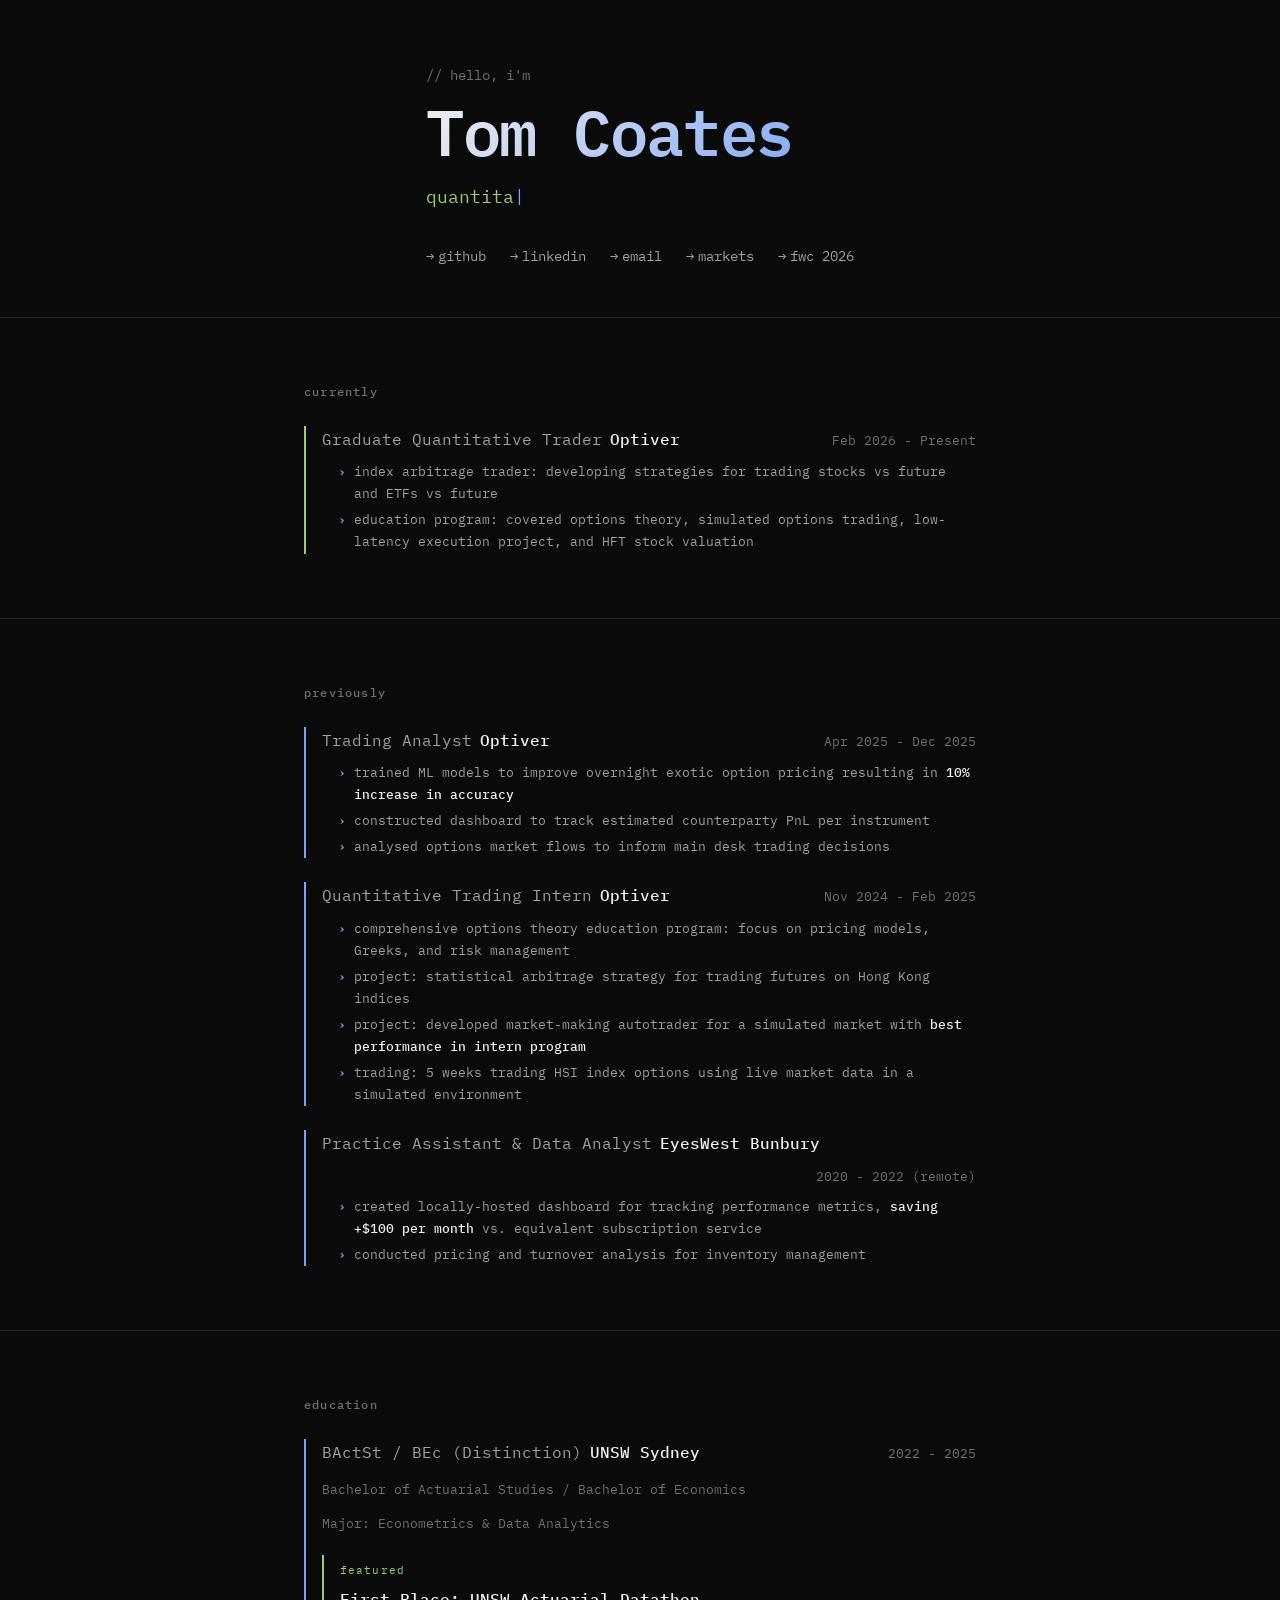
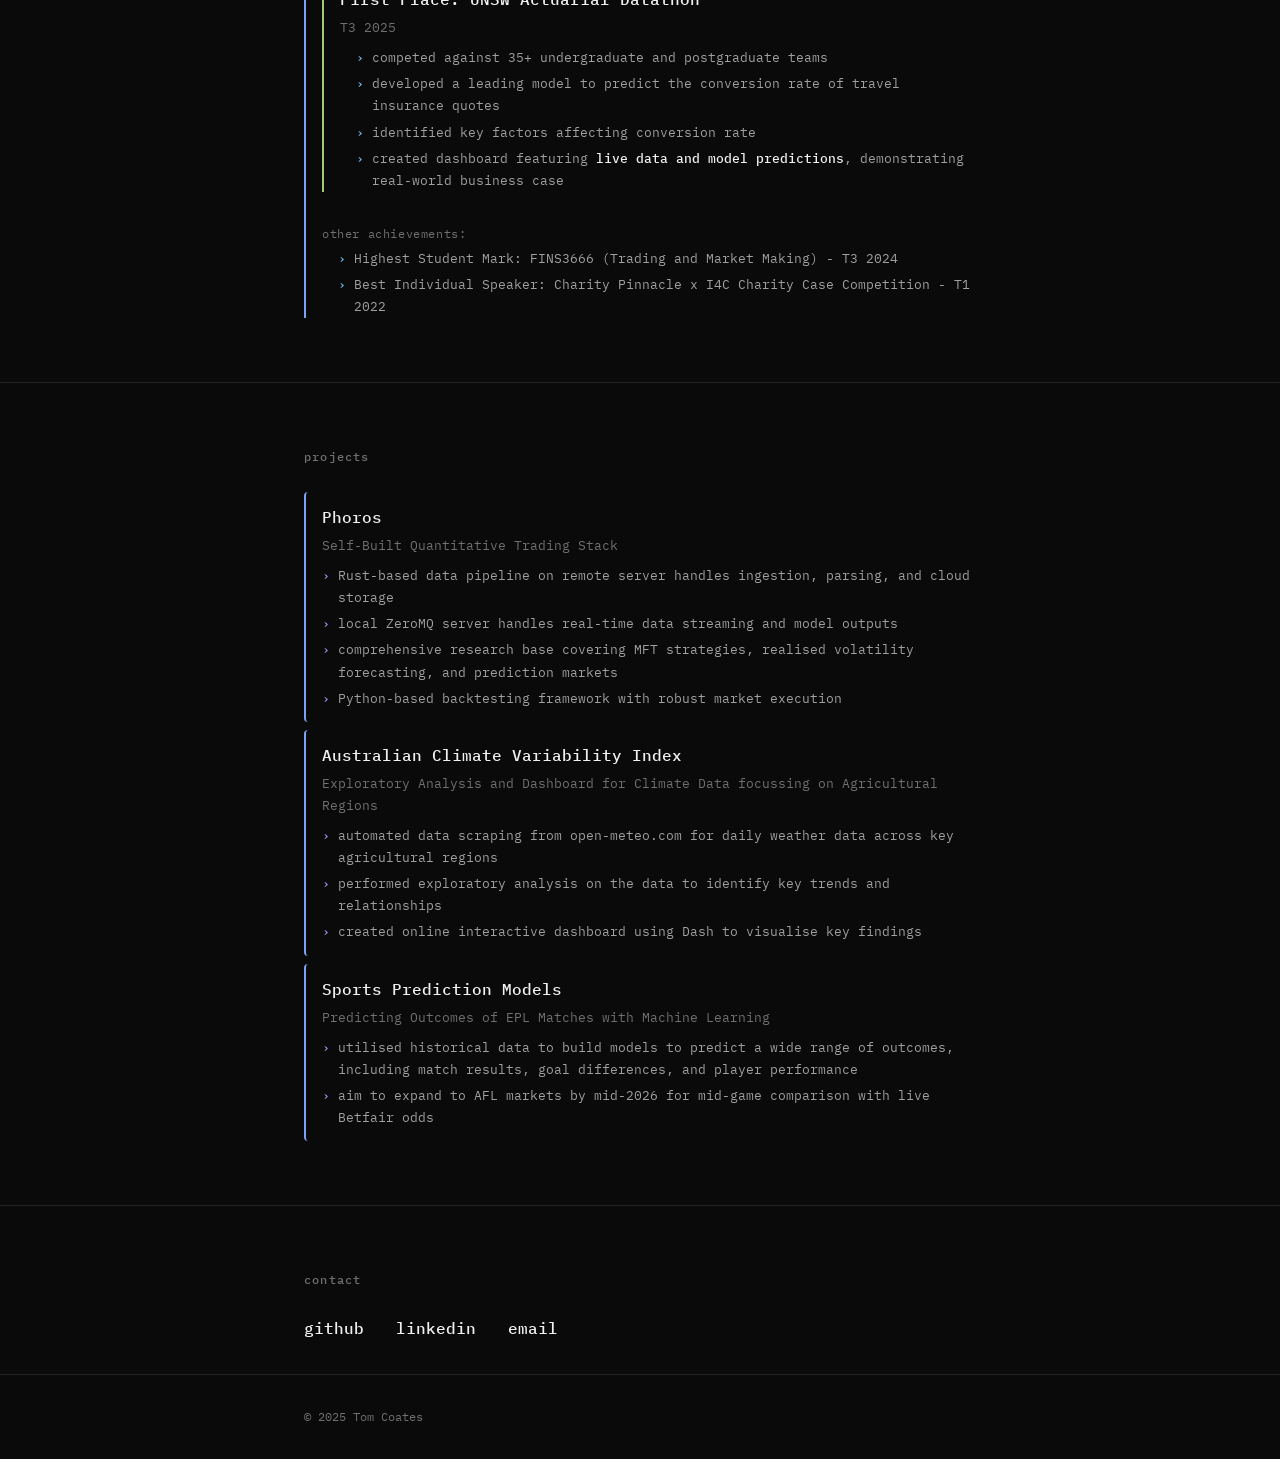
<file: index.html>
<!DOCTYPE html>
<html lang="en">

<head>
    <meta charset="UTF-8">
    <meta name="viewport" content="width=device-width, initial-scale=1.0">
    <title>Tom Coates</title>
    <meta name="description"
        content="Tom Coates - Graduate Quantitative Trader at Optiver. UNSW Graduate in Actuarial Studies and Economics.">

    <!-- IBM Plex Mono Font -->
    <link rel="preconnect" href="https://fonts.googleapis.com">
    <link rel="preconnect" href="https://fonts.gstatic.com" crossorigin>
    <link href="https://fonts.googleapis.com/css2?family=IBM+Plex+Mono:wght@300;400;500;600&display=swap"
        rel="stylesheet">

    <link rel="stylesheet" href="styles.css">
</head>

<body>
    <!-- Header / Hero Section -->
    <header class="hero">
        <div class="container">
            <div class="hero-content">
                <p class="hero-prefix">// hello, i'm</p>
                <h1 class="hero-name">Tom Coates</h1>
                <p class="hero-tagline">
                    <span class="typing-text" id="typing-text"></span><span class="cursor">|</span>
                </p>
                <div class="hero-links">
                    <a href="https://github.com/kaliokagathoi" target="_blank" rel="noopener" class="hero-link">
                        <span class="link-icon">→</span> github
                    </a>
                    <a href="https://linkedin.com/in/tom-coates-tgc" target="_blank" rel="noopener" class="hero-link">
                        <span class="link-icon">→</span> linkedin
                    </a>
                    <a href="mailto:tomcoates.au@gmail.com" class="hero-link">
                        <span class="link-icon">→</span> email
                    </a>
                    <a href="markets.html" class="hero-link">
                        <span class="link-icon">→</span> markets
                    </a>
                    <a href="fwc2026.html" class="hero-link">
                        <span class="link-icon">→</span> fwc 2026
                    </a>
                </div>
            </div>
        </div>
    </header>

    <main>
        <section class="section" id="currently">
            <div class="container">
                <h2 class="section-title">currently</h2>
                <div class="timeline">
                    <div class="timeline-item">
                        <div class="timeline-header">
                            <span class="timeline-role">Graduate Quantitative Trader</span>
                            <a href="https://optiver.com" target="_blank" rel="noopener"
                                class="timeline-company">Optiver</a>
                            <span class="timeline-date">Feb 2026 - Present</span>
                        </div>
                        <ul class="timeline-bullets">
                            <li>index arbitrage trader: developing strategies for trading stocks vs future and ETFs vs future</li>
                            <li>education program: covered options theory, simulated options trading, low-latency execution project, and HFT stock valuation</li>
                        </ul>
                    </div>
                </div>
            </div>
        </section>

        <section class="section" id="experience">
            <div class="container">
                <h2 class="section-title">previously</h2>
                <div class="timeline">
                    <div class="timeline-item">
                        <div class="timeline-header">
                            <span class="timeline-role">Trading Analyst</span>
                            <a href="https://optiver.com" target="_blank" rel="noopener"
                                class="timeline-company">Optiver</a>
                            <span class="timeline-date">Apr 2025 - Dec 2025</span>
                        </div>
                        <ul class="timeline-bullets">
                            <li>trained ML models to improve overnight exotic option pricing resulting in <strong>10%
                                    increase in accuracy</strong></li>
                            <li>constructed dashboard to track estimated counterparty PnL per instrument</li>
                            <li>analysed options market flows to inform main desk trading decisions</li>
                        </ul>
                    </div>
                    <div class="timeline-item">
                        <div class="timeline-header">
                            <span class="timeline-role">Quantitative Trading Intern</span>
                            <a href="https://optiver.com" target="_blank" rel="noopener"
                                class="timeline-company">Optiver</a>
                            <span class="timeline-date">Nov 2024 - Feb 2025</span>
                        </div>
                        <ul class="timeline-bullets">
                            <li>comprehensive options theory education program: focus on pricing models, Greeks, and
                                risk management</li>
                            <li>project: statistical arbitrage strategy for trading futures on Hong Kong indices</li>
                            <li>project: developed market-making autotrader for a simulated market with <strong>best
                                    performance in intern program</strong></li>
                            <li>trading: 5 weeks trading HSI index options using live market data in a simulated
                                environment</li>
                        </ul>
                    </div>
                    <div class="timeline-item">
                        <div class="timeline-header">
                            <span class="timeline-role">Practice Assistant & Data Analyst</span>
                            <a href="#" class="timeline-company">EyesWest Bunbury</a>
                            <span class="timeline-date">2020 - 2022 (remote)</span>
                        </div>
                        <ul class="timeline-bullets">
                            <li>created locally-hosted dashboard for tracking performance metrics, <strong>saving +$100
                                    per month</strong> vs. equivalent subscription service</li>
                            <li>conducted pricing and turnover analysis for inventory management</li>
                        </ul>
                    </div>
                </div>
            </div>
        </section>

        <section class="section" id="education">
            <div class="container">
                <h2 class="section-title">education</h2>
                <div class="timeline">
                    <div class="timeline-item">
                        <div class="timeline-header">
                            <span class="timeline-role">BActSt / BEc (Distinction)</span>
                            <a href="https://unsw.edu.au" target="_blank" rel="noopener" class="timeline-company">UNSW
                                Sydney</a>
                            <span class="timeline-date">2022 - 2025</span>
                        </div>
                        <p class="timeline-detail">Bachelor of Actuarial Studies / Bachelor of Economics</p>
                        <p class="timeline-detail">Major: Econometrics & Data Analytics</p>

                        <!-- Featured Achievement -->
                        <div class="featured-achievement">
                            <span class="featured-label">featured</span>
                            <div class="featured-title">First Place: UNSW Actuarial Datathon</div>
                            <span class="featured-date">T3 2025</span>
                            <ul class="timeline-bullets">
                                <li>competed against 35+ undergraduate and postgraduate teams</li>
                                <li>developed a leading model to predict the conversion rate of travel insurance quotes
                                </li>
                                <li>identified key factors affecting conversion rate</li>
                                <li>created dashboard featuring <strong>live data and model predictions</strong>,
                                    demonstrating
                                    real-world business case</li>
                            </ul>
                        </div>

                        <!-- Other Achievements -->
                        <div class="education-achievements">
                            <span class="achievements-label">other achievements:</span>
                            <ul class="timeline-bullets">
                                <li>Highest Student Mark: FINS3666 (Trading and Market Making) - T3 2024</li>
                                <li>Best Individual Speaker: Charity Pinnacle x I4C Charity Case Competition - T1 2022
                                </li>
                            </ul>
                        </div>
                    </div>
                </div>
            </div>
        </section>

        <section class="section" id="projects">
            <div class="container">
                <h2 class="section-title">projects</h2>
                <div class="projects-grid">

                    <!-- Phoros -->
                    <div class="project-item">
                        <span class="project-title">Phoros</span>
                        <span class="project-desc">Self-Built Quantitative Trading Stack</span>
                        <ul class="project-bullets">
                            <li>Rust-based data pipeline on remote server handles ingestion, parsing, and cloud storage
                            </li>
                            <li>local ZeroMQ server handles real-time data streaming and model outputs</li>
                            <li>comprehensive research base covering MFT strategies, realised volatility forecasting,
                                and prediction
                                markets</li>
                            <li>Python-based backtesting framework with robust market execution</li>
                        </ul>
                    </div>

                    <!-- Climate Variability Index -->
                    <div class="project-item">
                        <a href="https://github.com/kaliokagathoi/ClimateVariabilityIndex" target="_blank"
                            rel="noopener" class="project-link">
                            <span class="project-title">Australian Climate Variability Index</span>
                        </a>
                        <span class="project-desc">Exploratory Analysis and Dashboard for Climate Data focussing on
                            Agricultural Regions</span>
                        <ul class="project-bullets">
                            <li>automated data scraping from open-meteo.com for daily weather data across key
                                agricultural regions</li>
                            <li>performed exploratory analysis on the data to identify key trends and relationships</li>
                            <li>created online interactive dashboard using Dash to visualise key findings</li>
                        </ul>
                    </div>

                    <!-- Sports Prediction Models -->
                    <div class="project-item">
                        <span class="project-title">Sports Prediction Models</span>
                        <span class="project-desc">Predicting Outcomes of EPL Matches with Machine Learning</span>
                        <ul class="project-bullets">
                            <li>utilised historical data to build models to predict a wide range of outcomes, including
                                match results, goal differences, and player performance</li>
                            <li>aim to expand to AFL markets by mid-2026 for mid-game comparison with live Betfair odds
                            </li>
                        </ul>
                    </div>

                </div>
            </div>
        </section>

        <!-- Contact Section -->
        <section class="section section-contact" id="contact">
            <div class="container">
                <h2 class="section-title">contact</h2>
                <div class="contact-links">
                    <a href="https://github.com/kaliokagathoi" target="_blank" rel="noopener" class="contact-link">
                        github
                    </a>
                    <a href="https://linkedin.com/in/tom-coates-tgc" target="_blank" rel="noopener"
                        class="contact-link">
                        linkedin
                    </a>
                    <a href="mailto:tomcoates.au@gmail.com" class="contact-link" id="email-link">
                        email
                    </a>
                </div>
            </div>
        </section>
    </main>

    <!-- Footer -->
    <footer class="footer">
        <div class="container">
            <p class="footer-text">© 2025 Tom Coates</p>
        </div>
    </footer>

    <script src="script.js"></script>
</body>

</html>
</file>
<file: styles.css>
/* ═══════════════════════════════════════════════════════════════════════════
   PERSONAL WEBSITE STYLES
   Font: IBM Plex Mono (Cursor-inspired)
   Theme: Dark, minimalistic, software-like
   ═══════════════════════════════════════════════════════════════════════════ */

/* ─────────────────────────────────────────────────────────────────────────────
   CSS VARIABLES - Edit these to customize colors
   ───────────────────────────────────────────────────────────────────────────── */
:root {
    /* Background colors */
    --bg-primary: #0a0a0a;
    --bg-secondary: #111111;
    --bg-hover: #1a1a1a;

    /* Text colors - High contrast for readability */
    --text-primary: #f0f0f0;
    --text-secondary: #a0a0a0;
    --text-muted: #707070;

    /* Accent colors (syntax-highlighting inspired) */
    --accent-blue: #7aa2f7;
    --accent-green: #9ece6a;
    --accent-purple: #bb9af7;
    --accent-orange: #ff9e64;
    --accent-cyan: #7dcfff;

    /* UI colors */
    --border-color: #222222;
    --cursor-color: var(--accent-blue);

    /* Spacing */
    --section-gap: 4rem;
    --container-max: 720px;

    /* Typography */
    --font-mono: 'IBM Plex Mono', 'Fira Code', 'SF Mono', Consolas, monospace;
}

/* ─────────────────────────────────────────────────────────────────────────────
   RESET & BASE STYLES
   ───────────────────────────────────────────────────────────────────────────── */
*,
*::before,
*::after {
    margin: 0;
    padding: 0;
    box-sizing: border-box;
}

html {
    scroll-behavior: smooth;
}

body {
    font-family: var(--font-mono);
    font-size: 16px;
    font-weight: 400;
    line-height: 1.7;
    color: var(--text-primary);
    background-color: var(--bg-primary);
    -webkit-font-smoothing: antialiased;
    -moz-osx-font-smoothing: grayscale;
}

::selection {
    background-color: var(--accent-blue);
    color: var(--bg-primary);
}

/* ─────────────────────────────────────────────────────────────────────────────
   TEXT UTILITIES - Use these to emphasize key metrics
   ───────────────────────────────────────────────────────────────────────────── */
.highlight {
    color: var(--accent-green);
}

.highlight-blue {
    color: var(--accent-blue);
}

.highlight-orange {
    color: var(--accent-orange);
}

strong,
.strong {
    color: var(--text-primary);
    font-weight: 500;
}

/* ─────────────────────────────────────────────────────────────────────────────
   CONTAINER
   ───────────────────────────────────────────────────────────────────────────── */
.container {
    max-width: var(--container-max);
    margin: 0 auto;
    padding: 0 1.5rem;
}

/* ─────────────────────────────────────────────────────────────────────────────
   HERO SECTION
   ───────────────────────────────────────────────────────────────────────────── */
.hero {
    min-height: auto;
    display: flex;
    align-items: center;
    padding: 4rem 0 3rem 0;
}

.hero-content {
    width: 100%;
}

.hero-prefix {
    color: var(--text-muted);
    font-size: 0.875rem;
    margin-bottom: 0.5rem;
}

.hero-name {
    font-size: clamp(2.5rem, 8vw, 4rem);
    font-weight: 600;
    letter-spacing: -0.02em;
    line-height: 1.1;
    margin-bottom: 1rem;
    background: linear-gradient(135deg, var(--text-primary) 0%, var(--accent-blue) 100%);
    -webkit-background-clip: text;
    -webkit-text-fill-color: transparent;
    background-clip: text;
}

.hero-tagline {
    font-size: 1.125rem;
    color: var(--text-secondary);
    margin-bottom: 2rem;
    min-height: 1.7em;
}

.typing-text {
    color: var(--accent-green);
}

.cursor {
    color: var(--cursor-color);
    animation: blink 1s step-end infinite;
}

@keyframes blink {

    0%,
    50% {
        opacity: 1;
    }

    51%,
    100% {
        opacity: 0;
    }
}

.hero-links {
    display: flex;
    flex-wrap: wrap;
    gap: 1.5rem;
}

.hero-link {
    color: var(--text-secondary);
    text-decoration: none;
    font-size: 0.875rem;
    transition: color 0.2s ease;
    display: flex;
    align-items: center;
    gap: 0.25rem;
}

.hero-link:hover {
    color: var(--accent-blue);
}

.link-icon {
    transition: transform 0.2s ease;
}

.hero-link:hover .link-icon {
    transform: translateX(3px);
}

/* ─────────────────────────────────────────────────────────────────────────────
   SECTIONS
   ───────────────────────────────────────────────────────────────────────────── */
.section {
    padding: var(--section-gap) 0;
    border-top: 1px solid var(--border-color);
}

.section-title {
    font-size: 0.75rem;
    font-weight: 500;
    text-transform: lowercase;
    color: var(--text-muted);
    letter-spacing: 0.1em;
    margin-bottom: 1.5rem;
}

/* ─────────────────────────────────────────────────────────────────────────────
   TIMELINE (Experience/Education)
   ───────────────────────────────────────────────────────────────────────────── */
.timeline {
    display: flex;
    flex-direction: column;
    gap: 1.5rem;
}

.timeline-item {
    display: flex;
    flex-direction: column;
    gap: 0.5rem;
    border-left: 2px solid var(--accent-blue);
    padding-left: 1rem;
}

/* Current role gets green border */
#currently .timeline-item {
    border-left-color: var(--accent-green);
}

.timeline-header {
    display: flex;
    flex-wrap: wrap;
    align-items: baseline;
    gap: 0.5rem;
}

.timeline-date {
    color: var(--text-muted);
    font-size: 0.8125rem;
    margin-left: auto;
}

@media (max-width: 640px) {
    .timeline-date {
        margin-left: 0;
        width: 100%;
    }
}

.timeline-role {
    color: var(--text-secondary);
    font-size: 1rem;
}

.timeline-company {
    color: var(--text-primary);
    text-decoration: none;
    font-weight: 500;
    font-size: 1rem;
    transition: color 0.2s ease;
}

.timeline-company:hover {
    color: var(--accent-blue);
}

.timeline-detail {
    width: 100%;
    color: var(--text-muted);
    font-size: 0.8125rem;
    margin-top: 0.25rem;
}

.timeline-bullets {
    list-style: none;
    padding-left: 1rem;
    margin: 0;
    display: flex;
    flex-direction: column;
    gap: 0.25rem;
}

.timeline-bullets li {
    color: var(--text-secondary);
    font-size: 0.8125rem;
    position: relative;
    padding-left: 1rem;
}

.timeline-bullets li::before {
    content: '›';
    position: absolute;
    left: 0;
    color: var(--accent-cyan);
}

.education-achievements {
    margin-top: 0.5rem;
}

.achievements-label {
    font-size: 0.75rem;
    color: var(--text-muted);
    letter-spacing: 0.05em;
    display: block;
    margin-bottom: 0.25rem;
}

/* ─────────────────────────────────────────────────────────────────────────────
   FEATURED ACHIEVEMENT
   ───────────────────────────────────────────────────────────────────────────── */
.featured-achievement {
    border-left: 2px solid var(--accent-green);
    padding-left: 1rem;
    margin: 0.75rem 0 1rem 0;
}

.featured-label {
    font-size: 0.6875rem;
    color: var(--accent-green);
    text-transform: lowercase;
    letter-spacing: 0.1em;
}

.featured-title {
    color: var(--text-primary);
    font-weight: 500;
    font-size: 1rem;
    margin: 0.25rem 0;
}

.featured-date {
    color: var(--text-muted);
    font-size: 0.8125rem;
    display: block;
    margin-bottom: 0.5rem;
}

.featured-achievement .timeline-bullets {
    margin-top: 0.5rem;
}

/* ─────────────────────────────────────────────────────────────────────────────
   ACHIEVEMENTS
   ───────────────────────────────────────────────────────────────────────────── */
.achievements-list {
    list-style: none;
    display: flex;
    flex-direction: column;
    gap: 0.75rem;
}

.achievement-item {
    display: flex;
    align-items: flex-start;
    gap: 0.75rem;
    color: var(--text-secondary);
    font-size: 0.9375rem;
}

.achievement-bullet {
    color: var(--accent-orange);
    font-size: 0.625rem;
    margin-top: 0.4rem;
}

/* ─────────────────────────────────────────────────────────────────────────────
   ABOUT ME
   ───────────────────────────────────────────────────────────────────────────── */
.about-content {
    display: flex;
    flex-direction: column;
    gap: 1.5rem;
}

.about-text {
    color: var(--text-secondary);
    font-size: 0.9375rem;
    line-height: 1.8;
}

.about-highlights {
    display: flex;
    flex-direction: column;
    gap: 0.5rem;
}

.about-subtitle {
    font-size: 0.75rem;
    font-weight: 500;
    color: var(--text-muted);
    letter-spacing: 0.05em;
}

.about-list {
    list-style: none;
    display: flex;
    flex-direction: column;
    gap: 0.25rem;
    padding-left: 0;
}

.about-list li {
    color: var(--text-secondary);
    font-size: 0.875rem;
    position: relative;
    padding-left: 1rem;
}

.about-list li::before {
    content: '›';
    position: absolute;
    left: 0;
    color: var(--accent-orange);
}

/* ─────────────────────────────────────────────────────────────────────────────
   PROJECTS GRID
   ───────────────────────────────────────────────────────────────────────────── */
.projects-grid {
    display: flex;
    flex-direction: column;
    gap: 0.5rem;
}

.project-item {
    display: block;
    padding: 0.75rem 1rem;
    margin: 0 -1rem;
    border-radius: 4px;
    transition: background-color 0.2s ease;
    border-left: 2px solid var(--accent-blue);
    margin-left: 0;
    padding-left: 1rem;
}

.project-item:hover {
    background-color: var(--bg-hover);
}

.project-link {
    text-decoration: none;
}

.project-title {
    display: block;
    color: var(--text-primary);
    font-weight: 500;
    margin-bottom: 0.25rem;
    transition: color 0.2s ease;
}

.project-link:hover .project-title,
.project-item:hover .project-title {
    color: var(--accent-blue);
}

.project-desc {
    display: block;
    color: var(--text-muted);
    font-size: 0.8125rem;
    margin-bottom: 0.5rem;
}

.project-tag {
    display: inline-block;
    font-size: 0.6875rem;
    color: var(--accent-orange);
    border: 1px solid var(--accent-orange);
    padding: 0.125rem 0.5rem;
    border-radius: 3px;
    margin-left: 0.5rem;
    vertical-align: middle;
}

.project-bullets {
    list-style: none;
    padding-left: 0;
    margin: 0;
    display: flex;
    flex-direction: column;
    gap: 0.25rem;
}

.project-bullets li {
    color: var(--text-secondary);
    font-size: 0.8125rem;
    position: relative;
    padding-left: 1rem;
}

.project-bullets li::before {
    content: '›';
    position: absolute;
    left: 0;
    color: var(--accent-purple);
}

/* ─────────────────────────────────────────────────────────────────────────────
   CONTACT
   ───────────────────────────────────────────────────────────────────────────── */
.section-contact {
    padding-bottom: 2rem;
}

.contact-links {
    display: flex;
    flex-wrap: wrap;
    gap: 2rem;
}

.contact-link {
    color: var(--text-primary);
    text-decoration: none;
    font-weight: 500;
    position: relative;
    transition: color 0.2s ease;
}

.contact-link::after {
    content: '';
    position: absolute;
    bottom: -2px;
    left: 0;
    width: 0;
    height: 1px;
    background-color: var(--accent-blue);
    transition: width 0.3s ease;
}

.contact-link:hover {
    color: var(--accent-blue);
}

.contact-link:hover::after {
    width: 100%;
}

/* ─────────────────────────────────────────────────────────────────────────────
   FOOTER
   ───────────────────────────────────────────────────────────────────────────── */
.footer {
    padding: 2rem 0;
    border-top: 1px solid var(--border-color);
}

.footer-text {
    color: var(--text-muted);
    font-size: 0.75rem;
}

/* ─────────────────────────────────────────────────────────────────────────────
   ANIMATIONS
   ───────────────────────────────────────────────────────────────────────────── */
.fade-in {
    opacity: 0;
    transform: translateY(20px);
    transition: opacity 0.6s ease, transform 0.6s ease;
}

.fade-in.visible {
    opacity: 1;
    transform: translateY(0);
}

/* ─────────────────────────────────────────────────────────────────────────────
   RESPONSIVE
   ───────────────────────────────────────────────────────────────────────────── */
@media (max-width: 640px) {
    body {
        font-size: 13px;
    }

    .hero {
        min-height: 60vh;
    }

    .hero-links {
        gap: 1rem;
    }

    :root {
        --section-gap: 3rem;
    }

    .project-item {
        padding: 0.625rem 0.75rem;
        margin: 0 -0.75rem;
    }
}

@media (prefers-reduced-motion: reduce) {
    html {
        scroll-behavior: auto;
    }

    .fade-in {
        transition: none;
    }

    .cursor {
        animation: none;
    }
}
</file>
